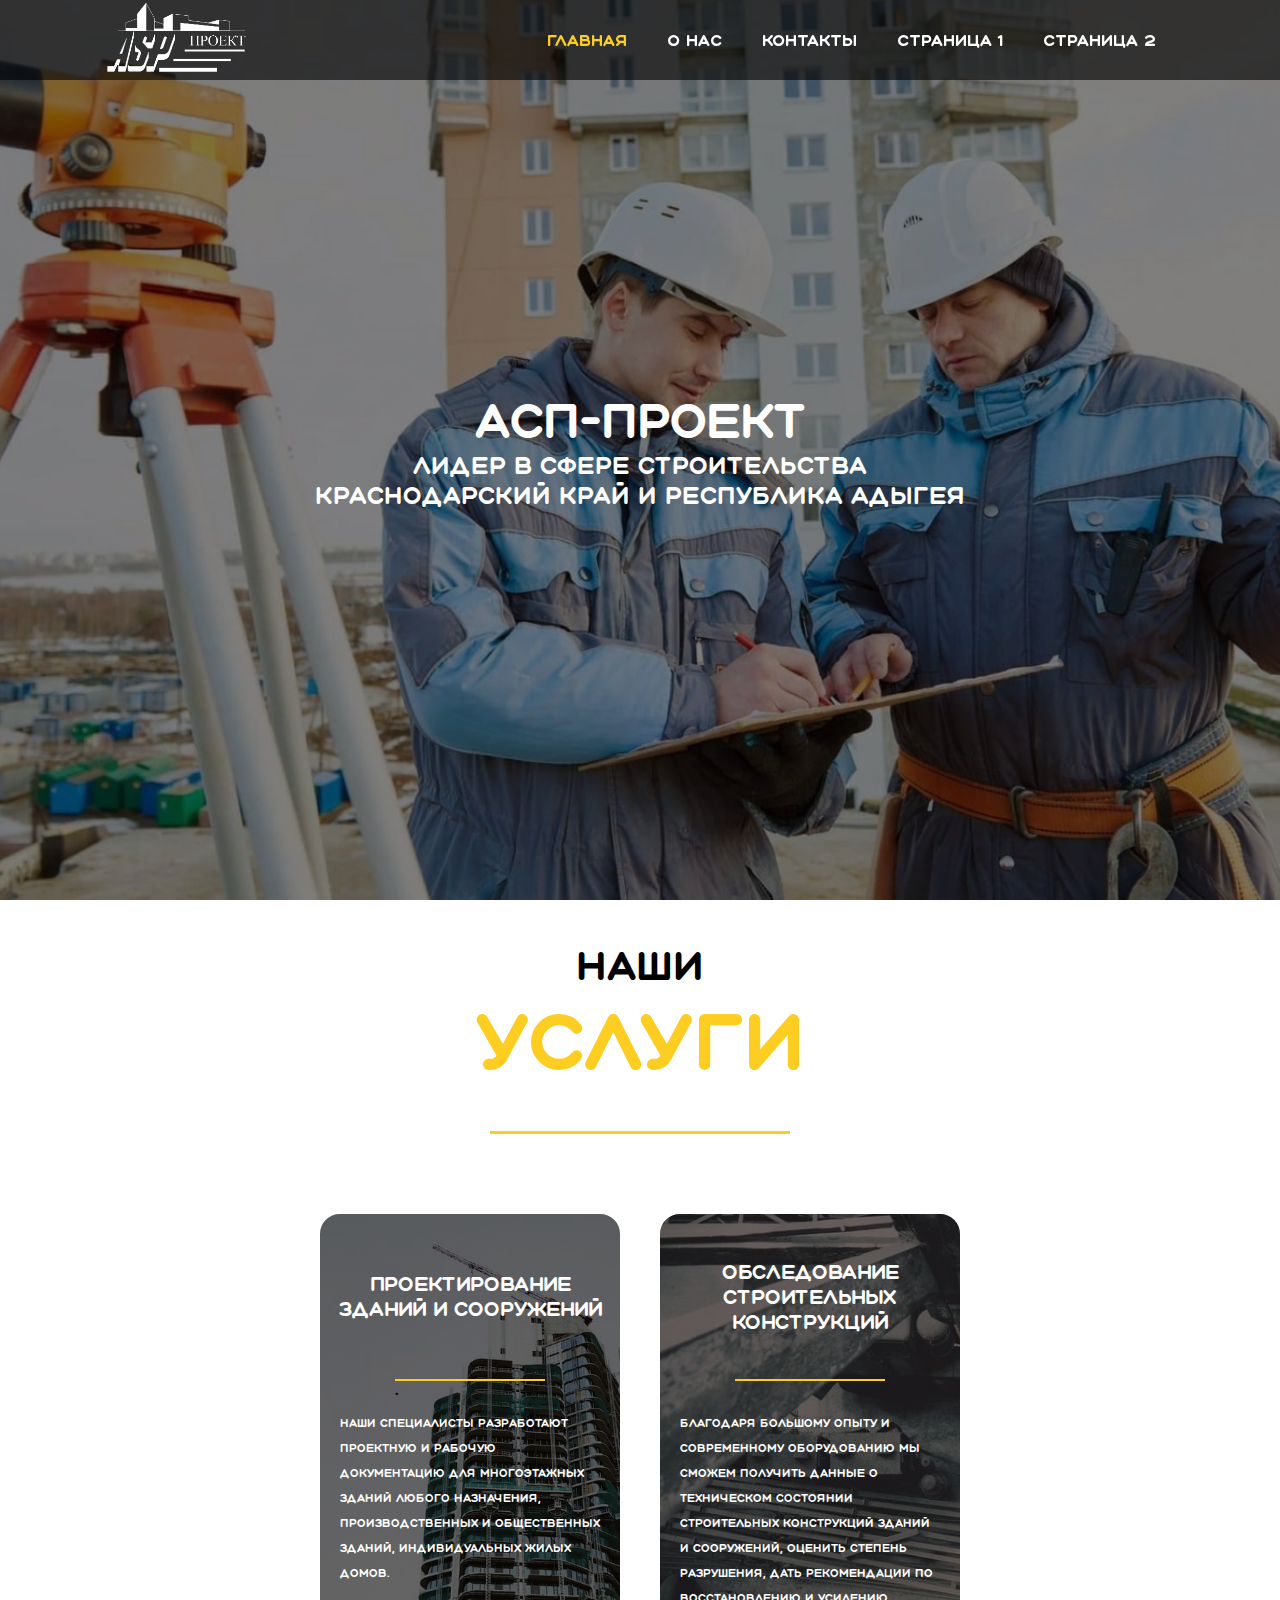
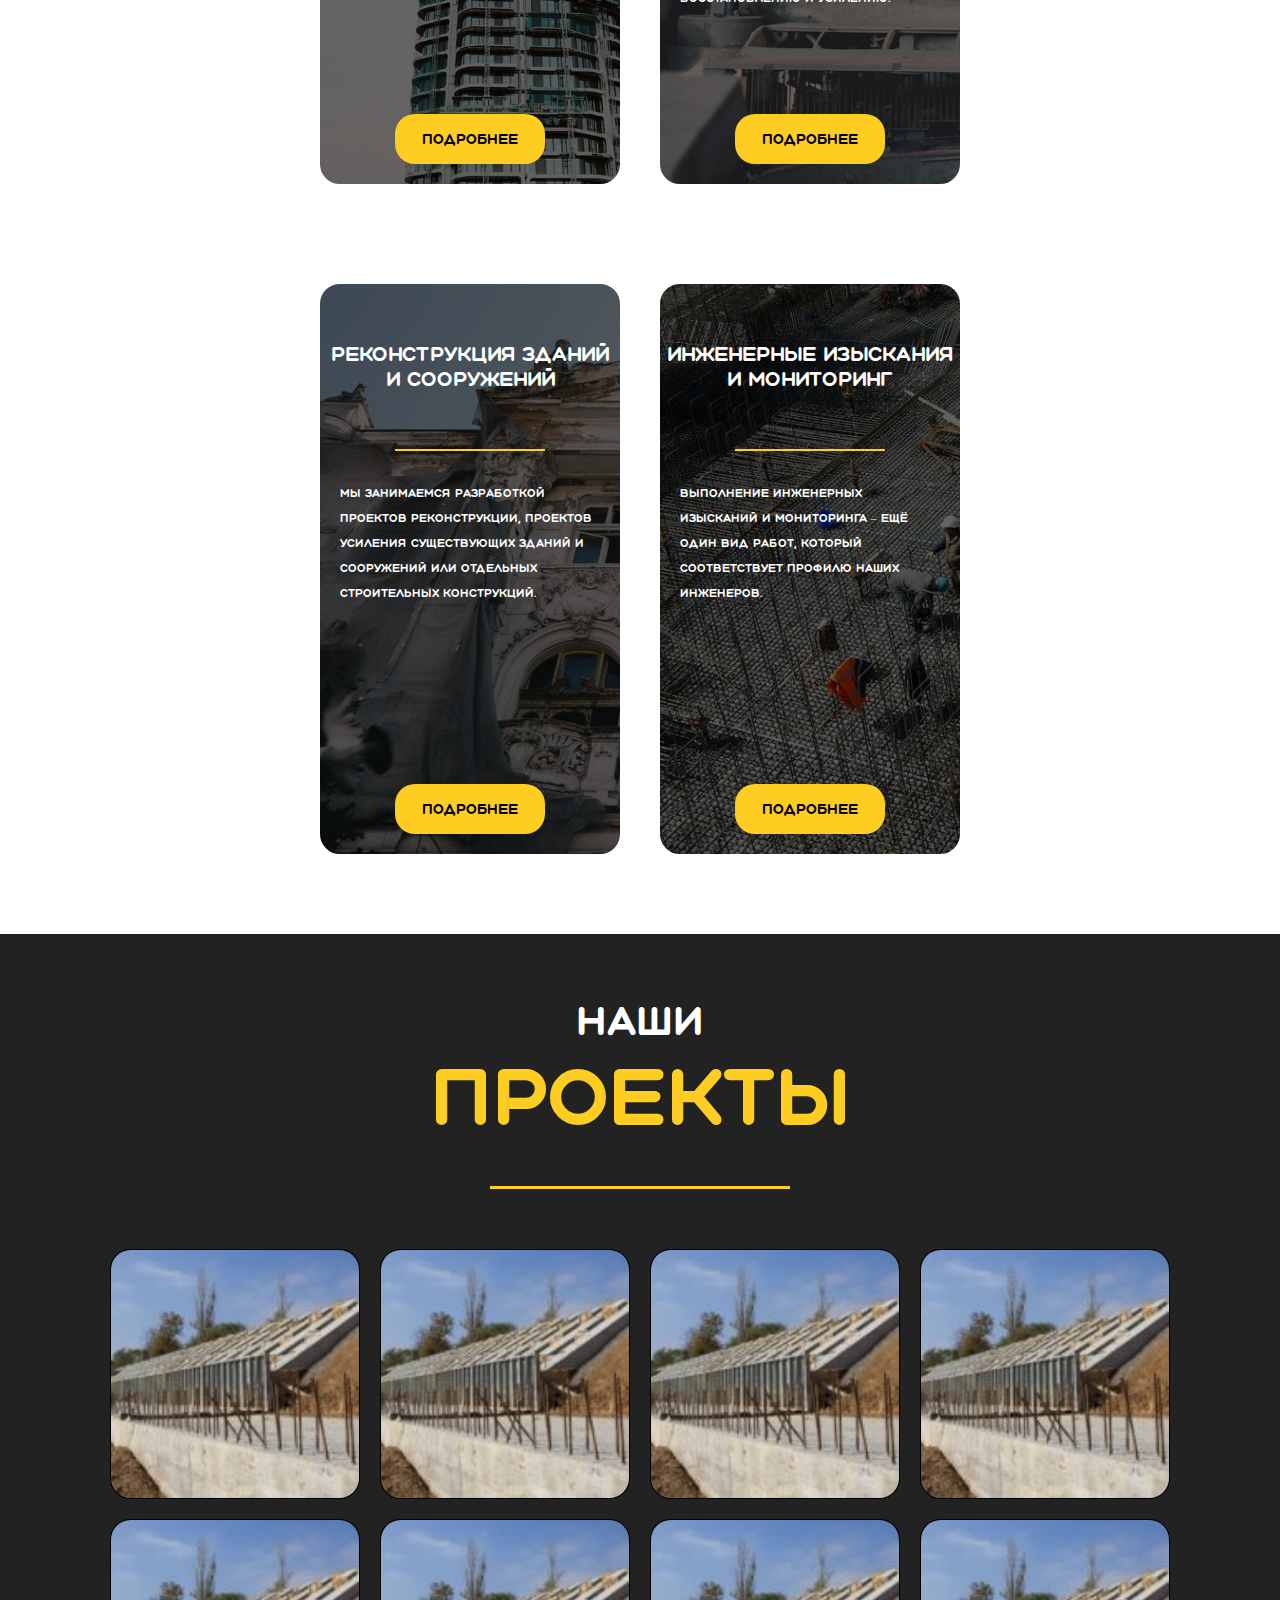
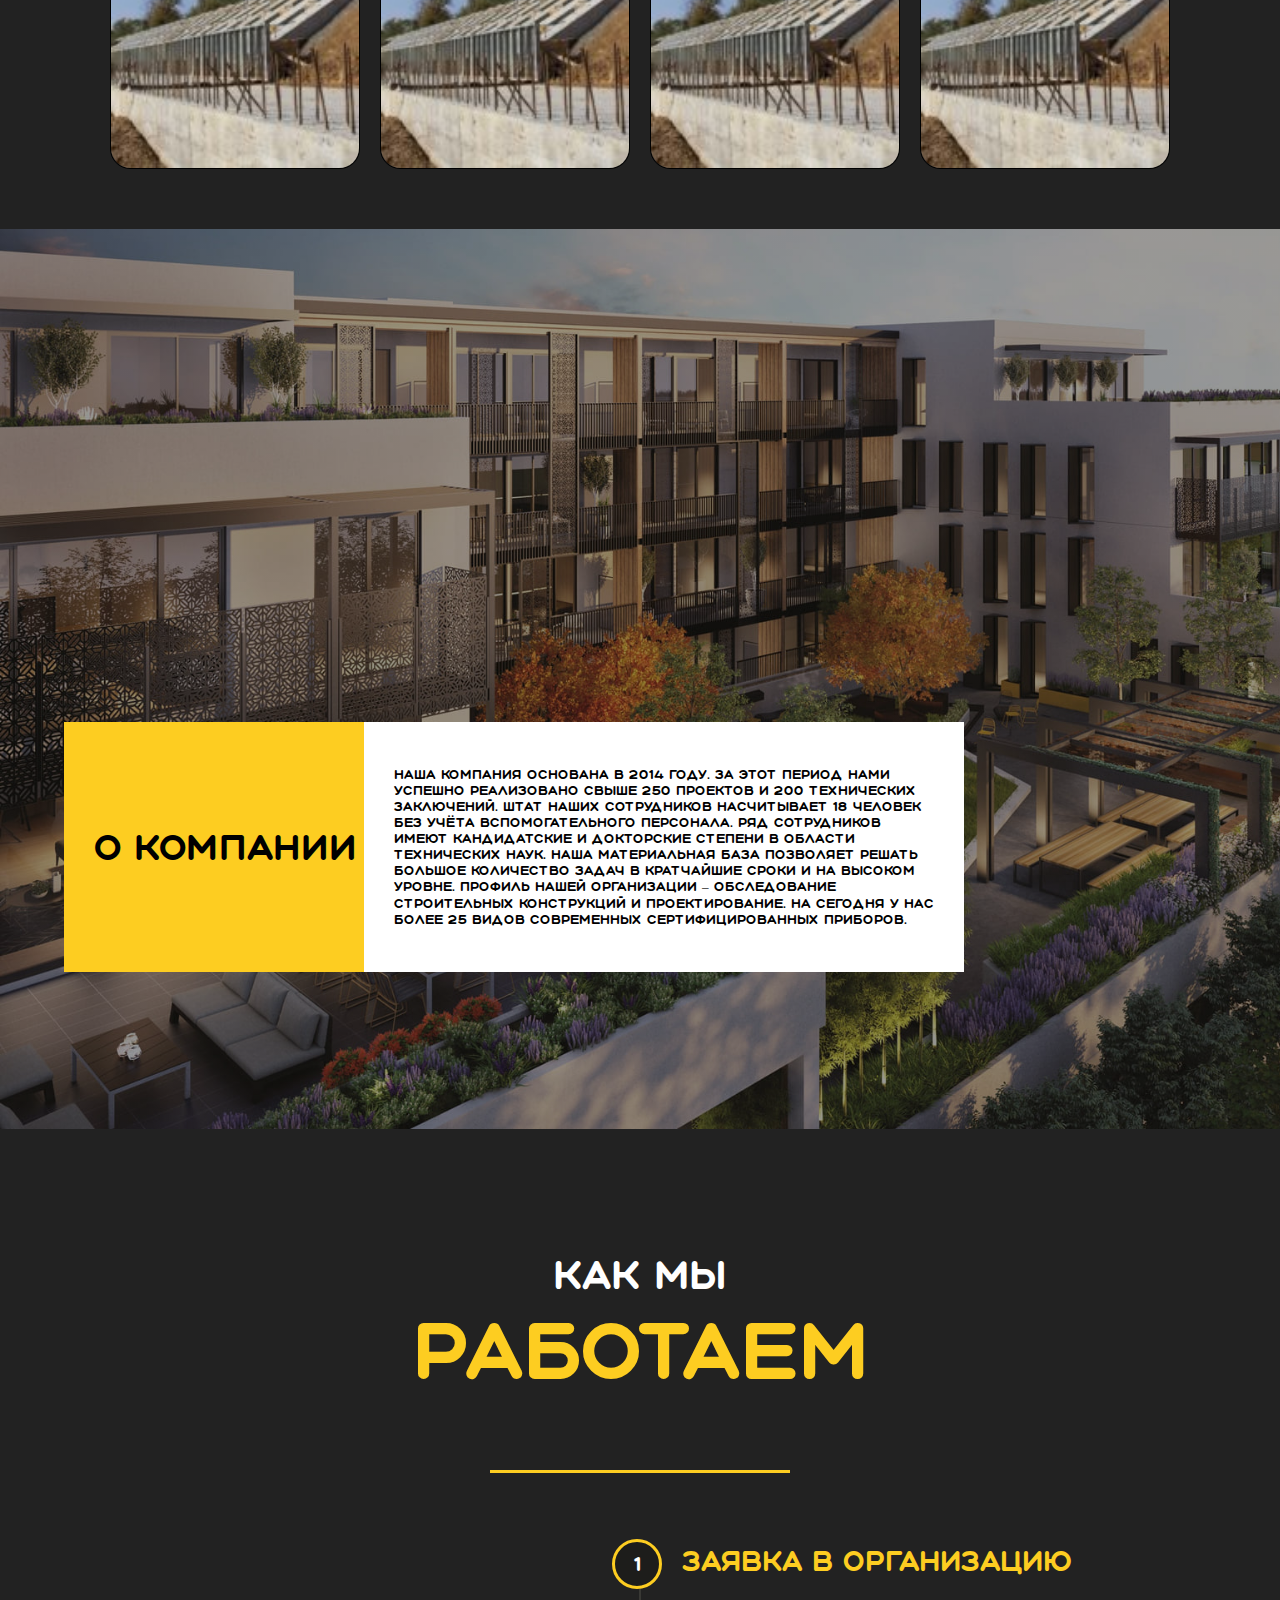
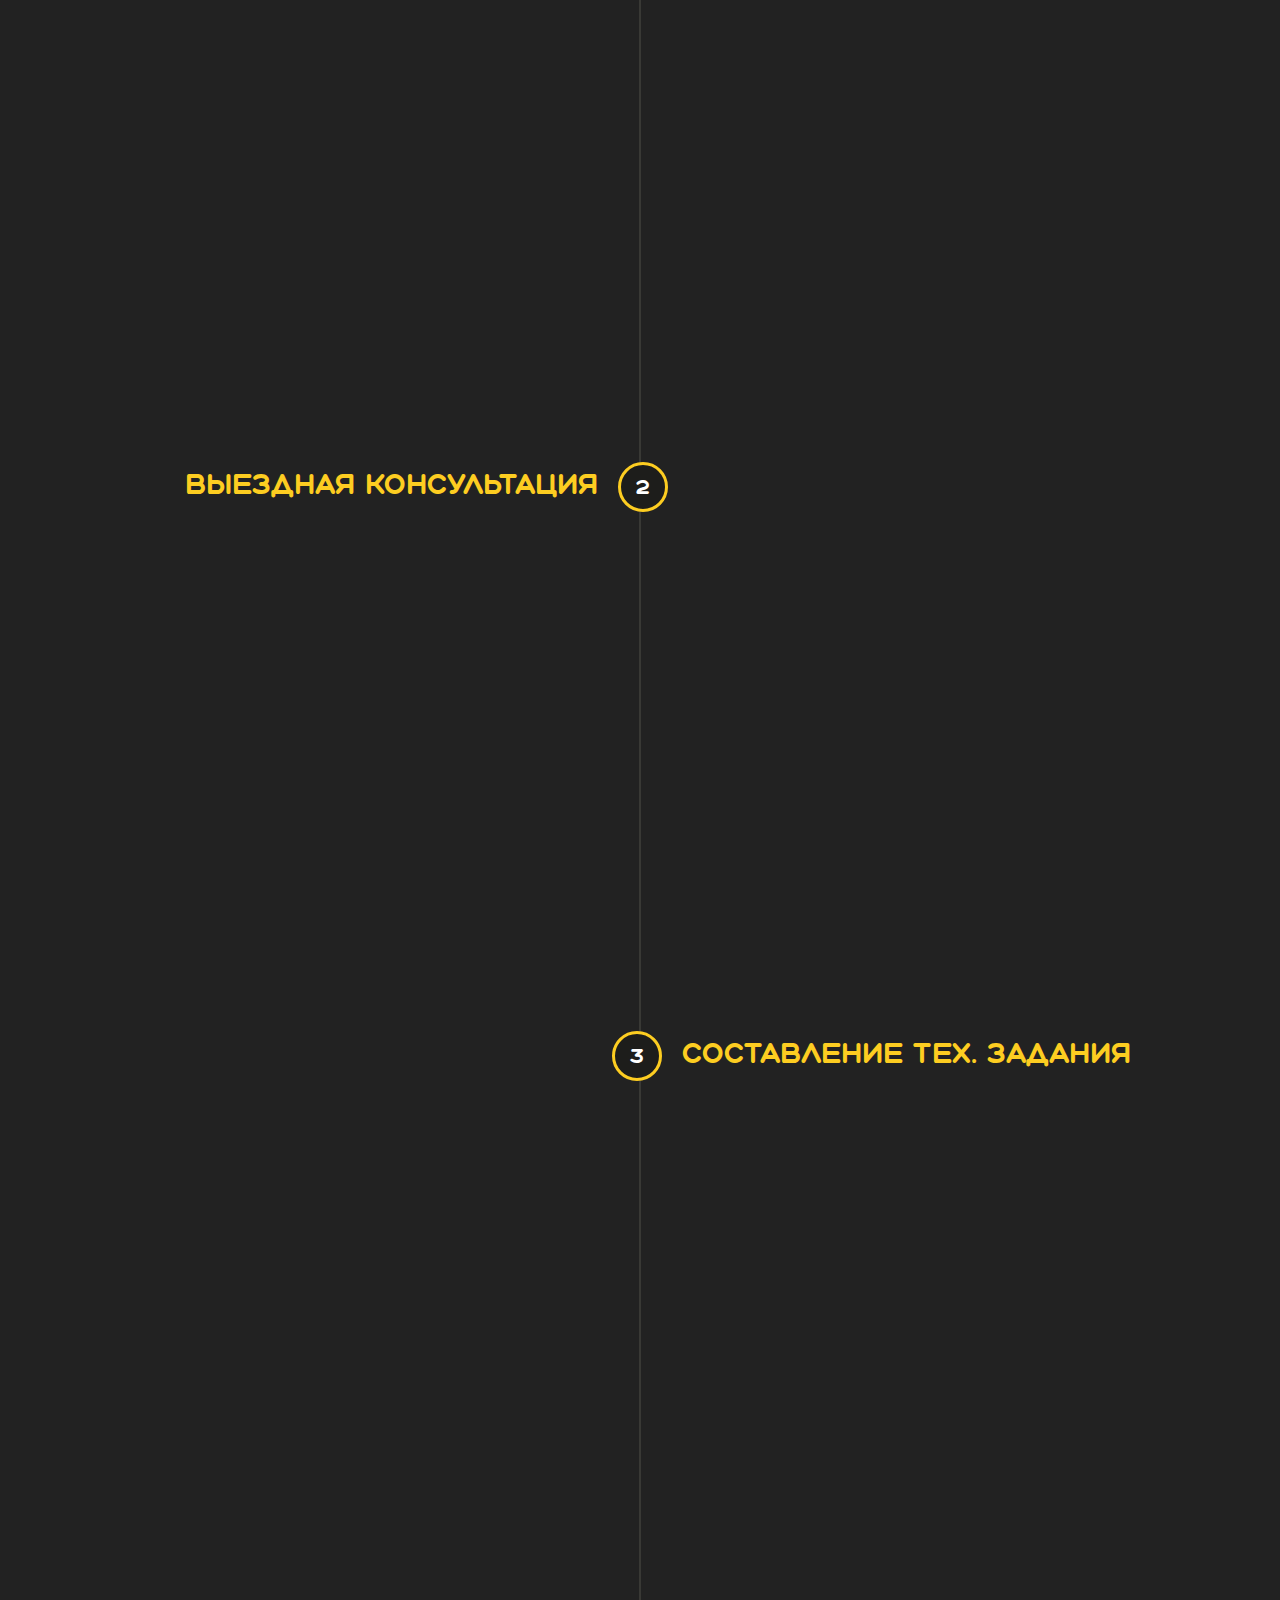
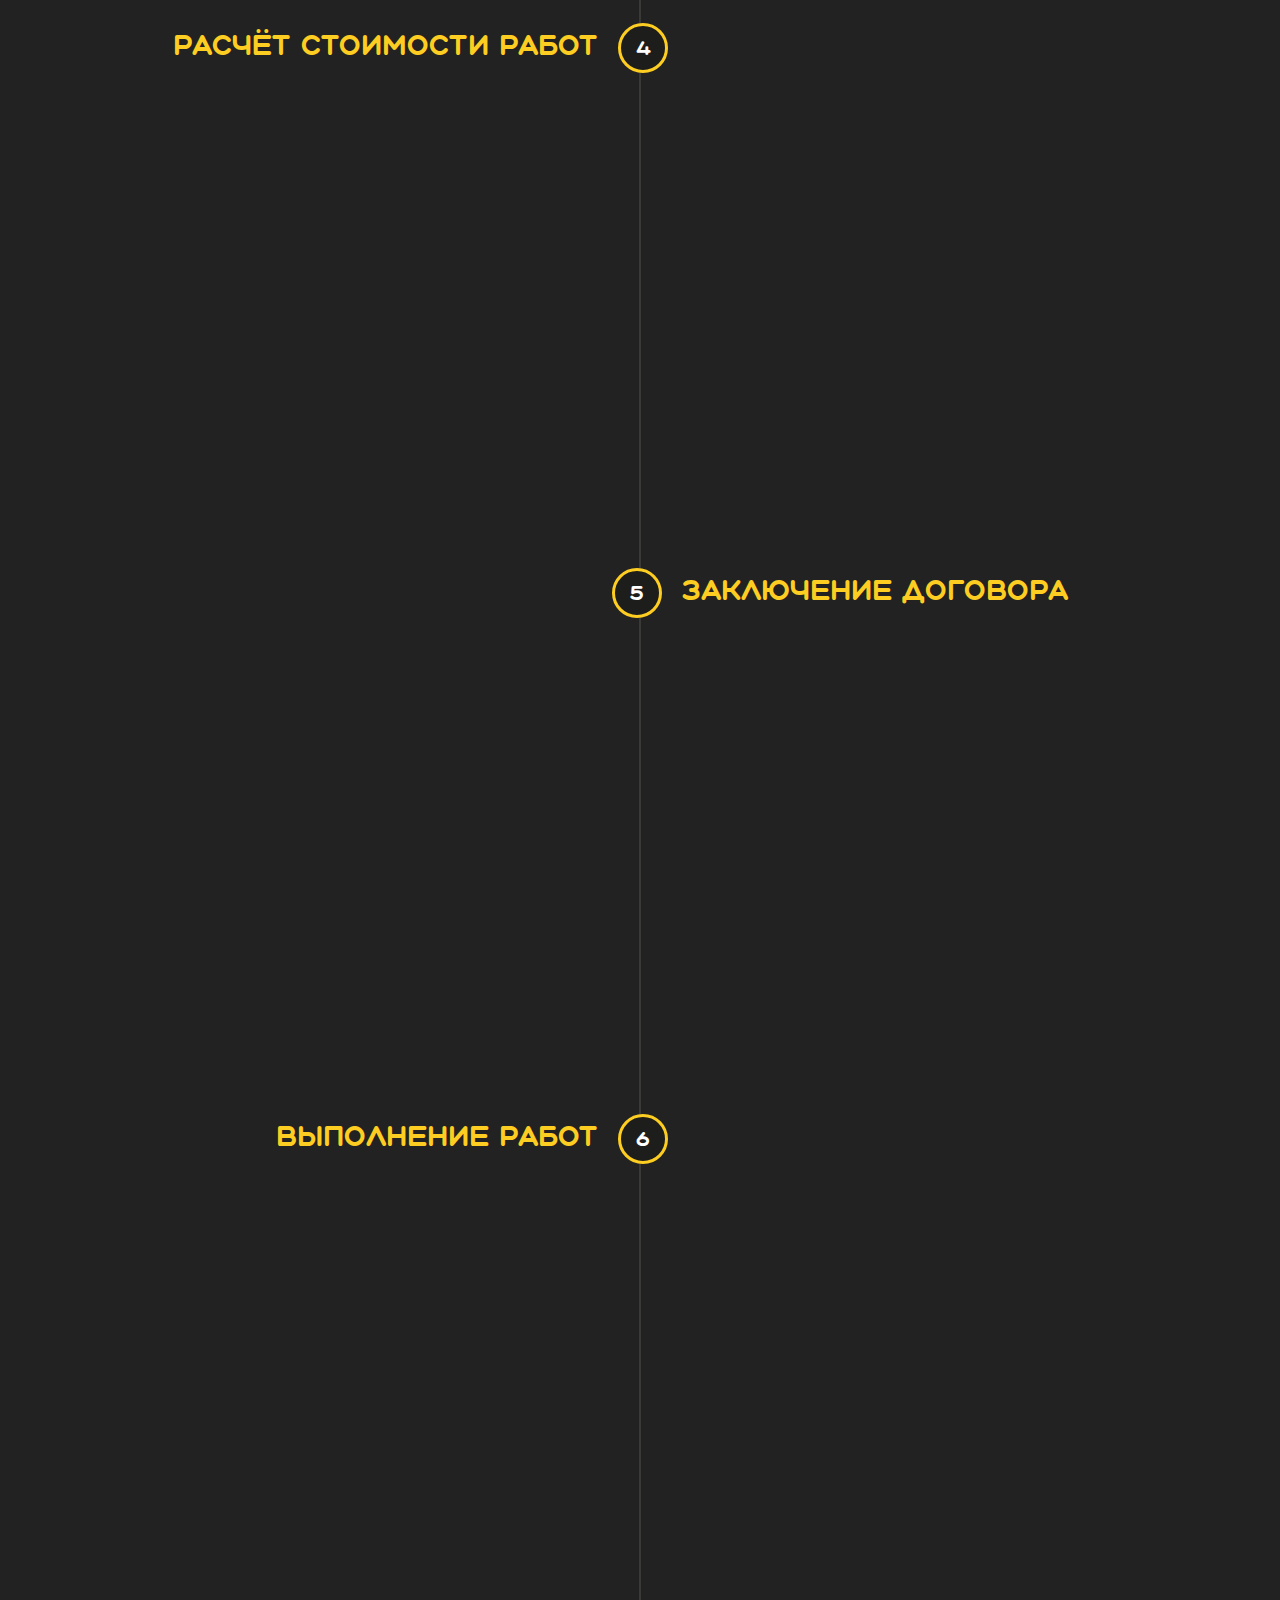
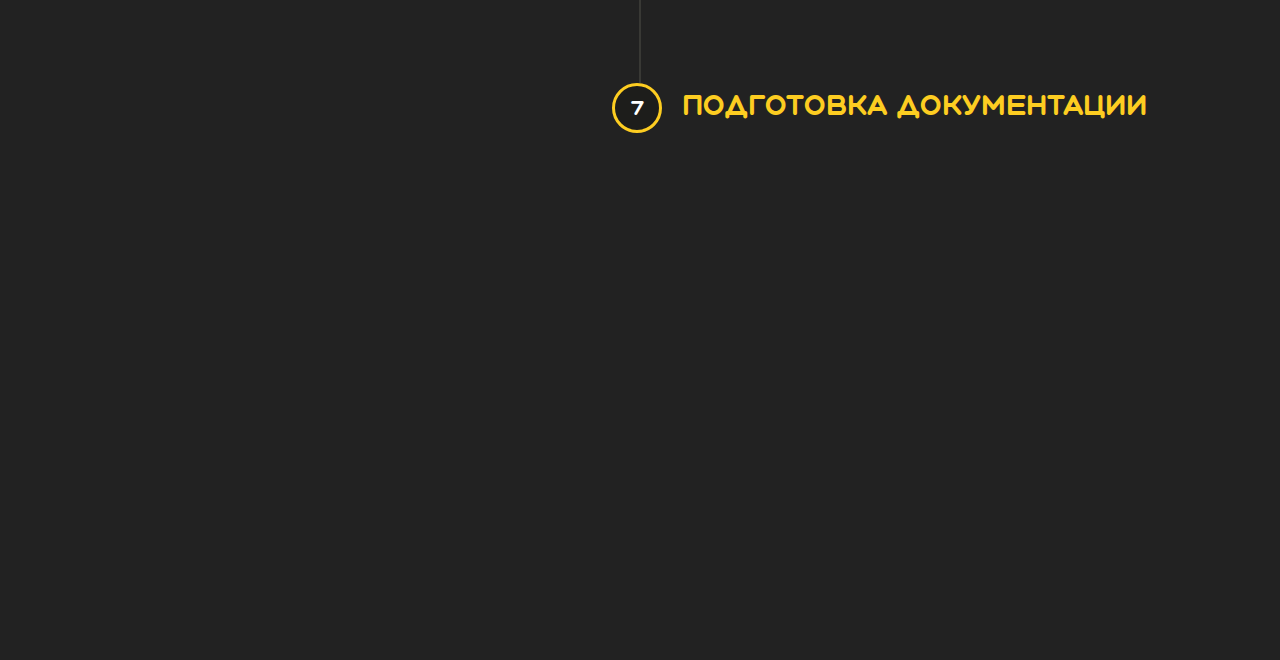
<file: index.html>
<!DOCTYPE html>
<html lang="ru">

<head>
	<meta charset="UTF-8">
	<meta name="viewport" content="width=device-width, initial-scale=1.0">
	<title>АСП-Проект</title>
	<link rel="apple-touch-icon" sizes="180x180" href="apple-touch-icon.png">
	<link rel="icon" type="image/png" sizes="32x32" href="favicon-32x32.png">
	<link rel="icon" type="image/png" sizes="16x16" href="favicon-16x16.png">
	<link rel="manifest" href="/site.webmanifest">
	<link rel="stylesheet" href="style/reset.min.css">
	<link rel="stylesheet" href="style/style.css">
</head>

<body>
	<section class="main_section">
		<div class="section_header wrapper">
			<header class="container header_container header">
				<a href="index.html" class="logo_link"><img src="img/asp-logo.png" alt="ASP-Project"
						class="logo_img"></a>
				<nav class="nav">
					<ul class="header_ul">
						<a href="" class="header_hiper active_page">
							<li class="header_li">Главная</li>
						</a>
						<a href="" class="header_hiper">
							<li class="header_li">О нас</li>
						</a>
						<a href="" class="header_hiper">
							<li class="header_li">Контакты</li>
						</a>
						<a href="" class="header_hiper">
							<li class="header_li">Страница 1</li>
						</a>
						<a href="" class="header_hiper">
							<li class="header_li">Страница 2</li>
						</a>
					</ul>
				</nav>
				<!-- Иконка бургерменю -->
				<div class="burger">
					<span></span>
				</div>
			</header>
		</div>
		</header>
		</div>
		<div class="container">
			<div class="main_feature">
				<h1 class="main_hw">АСП-Проект</h1>
				<p class="main_slogan"><span>Лидер в сфере строительства<br>Краснодарский край и республика
						Адыгея</span></p>
			</div>
		</div>
		<div style="
    position: absolute;
    width:100%;
    height:100%;
    background:#000;
    opacity:0.5;
"></div>
	</section>

	<section class="work">
		<div class="container work_container">
			<div class="work_about_up_black">Наши</div>
			<div class="work_about_down">услуги</div>
			<div class="line work_line"></div>
			<div class="work_types">
				<div class="work_secondary_one">

					<div class="work_onesed">

						<div class="work_type work_type_1">
							<h2 class="advanced">Проектирование зданий и сооружений</h2>
							<div class="line work_card_line">
								<p class="">.</p>
							</div>
							<div class="card_info">
								<p class="advanced_info">Наши специалисты разработают проектную и рабочую документацию
									для
									многоэтажных зданий любого назначения, производственных и общественных зданий,
									индивидуальных жилых домов.</p>
							</div>
							<a href="#" class="work_hyper"><button class="work_more">Подробнее</button></a>
						</div>
					</div>

					<div class="work_onesed">

						<div class="work_type work_type_2">
							<h2 class="advanced">Обследование строительных конструкций</h2>
							<div class="line work_card_line">
								<p class="none">.</p>
							</div>
							<div class="card_info">
								<p class="advanced_info">Благодаря большому опыту и современному оборудованию мы сможем
									получить данные о техническом состоянии строительных конструкций зданий и
									сооружений,
									оценить степень разрушения, дать рекомендации по восстановлению и усилению.</p>
							</div>
							<a href="#" class="work_hyper"><button class="work_more">Подробнее</button></a>
						</div>
					</div>
				</div>

				<div class="work_secondary_two">

					<div class="work_onesed">

						<div class="work_type work_type_3">
							<h2 class="advanced">Реконструкция зданий и сооружений</h2>
							<div class="line work_card_line">
								<p class="none">.</p>
							</div>
							<div class="card_info">
								<p class="advanced_info">Мы занимаемся разработкой проектов реконструкции, проектов
									усиления
									существующих зданий и сооружений или отдельных строительных конструкций.</p>
							</div>
							<a href="#" class="work_hyper"><button class="work_more">Подробнее</button></a>
						</div>
					</div>

					<div class="work_onesed">

						<div class="work_type  work_type_4">
							<h2 class="advanced">Инженерные изыскания и мониторинг</h2>
							<div class="line work_card_line">
								<p class="none">.</p>
							</div>
							<div class="card_info">
								<p class="advanced_info">Выполнение инженерных изысканий и мониторинга – ещё один вид
									работ,
									который соответствует профилю наших инженеров.</p>
							</div>
							<a href="#" class="work_hyper"><button class="work_more">Подробнее</button></a>
						</div>
					</div>

				</div>
			</div>
		</div>
	</section>


	<section class="projects">
		<div class="container projects_container">
			<div class="work_about_up_white">Наши</div>
			<div class="work_about_down">проекты</div>
			<div class="line project_line"></div>
			<div class="projects_list">
				<div class="project_secondary">
					<div class="project_oneced">
						<div class="project_sample sample_1"><a href="#" class="project_hyper_1">Шифр-1</a></div>
						<div class="project_sample sample_2"><a href="#" class="project_hyper_2">Шифр-2</a></div>
					</div>
					<div class="project_oneced">
						<div class="project_sample sample_3"><a href="#" class="project_hyper_3">Шифр-3</a></div>
						<div class="project_sample sample_4"><a href="#" class="project_hyper_4">Шифр-4</a></div>
					</div>
				</div>
				<div class="project_secondary">
					<div class="project_oneced">
						<div class="project_sample sample_5"><a href="#" class="project_hyper_5">Шифр-5</a></div>
						<div class="project_sample sample_6"><a href="#" class="project_hyper_6">Шифр-6</a></div>
					</div>
					<div class="project_oneced">
						<div class="project_sample sample_7"><a href="#" class="project_hyper_7">Шифр-7</a></div>
						<div class="project_sample sample_8"><a href="#" class="project_hyper_8">Шифр-8</a></div>
					</div>
				</div>
			</div>
		</div>
	</section>


	<section class="about">
		<div class="container about_container">
			<div class="about_info">
				<p class="none">.</p>
				<div class="about_info_container">
					<div class="about_main">
						<p class="about_main_logo">О компании</p>
					</div>
					<div class="about_text">
						<p class="about_text_p">Наша компания основана в 2014 году. За этот период нами успешно
							реализовано свыше 250
							проектов и 200 технических заключений. Штат наших сотрудников насчитывает 18 человек без
							учёта вспомогательного персонала. Ряд сотрудников имеют кандидатские и докторские степени в
							области технических наук. Наша материальная база позволяет решать большое количество задач в
							кратчайшие сроки и на высоком уровне. Профиль нашей организации – <span>обследование
								строительных
								конструкций и проектирование</span>. На сегодня у нас более 25 видов современных
							сертифицированных
							приборов.</p>
					</div>
				</div>
			</div>
		</div>
	</section>











	



	<div class="ag-timeline-block">
		<div class="ag-timeline_title-box">
		  <div class="work_about_up_white">КАК МЫ</div>
		  <div class="work_about_down">РАБОТАЕМ</div>
		</div>
		<div class="line timeline_line"></div>
		<section class="ag-section">
		  <div class="ag-format-container">
			<div class="js-timeline ag-timeline">
			  <div class="js-timeline_line ag-timeline_line">
				<div class="js-timeline_line-progress ag-timeline_line-progress"></div>
			  </div>
			  <div class="ag-timeline_list">
				<div class="js-timeline_item ag-timeline_item">
				  <div class="ag-timeline-card_box">
					<div class="js-timeline-card_point-box ag-timeline-card_point-box">
					  <div class="ag-timeline-card_point">1</div>
					</div>
					<div class="ag-timeline-card_meta-box">
					  <div class="ag-timeline-card_meta">Заявка в организацию</div>
					</div>
				  </div>
				  <div class="ag-timeline-card_item">
					<div class="ag-timeline-card_inner">
					  <div class="ag-timeline-card_img-box">
						<img src="img/timeline/talking-man.avif" class="ag-timeline-card_img" width="640" height="360" />
					  </div>
					  <div class="ag-timeline-card_info">
						<div class="ag-timeline-card_title">Заявка или звонок в организацию</div>
						<div class="ag-timeline-card_desc">
						 В ходе первой беседы мы узнаем общие данные и ответим на все интересующие Вас вопросы.
						</div>
					  </div>
					</div>
					<div class="ag-timeline-card_arrow"></div>
				  </div>
				</div>
	  
				<div class="js-timeline_item ag-timeline_item">
				  <div class="ag-timeline-card_box">
					<div class="ag-timeline-card_meta-box">
					  <div class="ag-timeline-card_meta">Выездная консультация</div>
					</div>
					<div class="js-timeline-card_point-box ag-timeline-card_point-box">
					  <div class="ag-timeline-card_point">2</div>
					</div>
				  </div>
				  <div class="ag-timeline-card_item">
					<div class="ag-timeline-card_inner">
					  <div class="ag-timeline-card_img-box">
						<img src="img/timeline/consult.jpg" class="ag-timeline-card_img" width="640" height="360" alt="" />
					  </div>
					  <div class="ag-timeline-card_info">
						<div class="ag-timeline-card_title">Выездная консультация</div>
						<div class="ag-timeline-card_desc">
						  Наши специалисты приедут на объект, проведут оценку предстоящих работ, расскажут об особенностях работы на Вашем объекте и соберут общую информацию о здании.
						</div>
					  </div>
					</div>
					<div class="ag-timeline-card_arrow"></div>
				  </div>
				</div>
	  
				<div class="js-timeline_item ag-timeline_item">
				  <div class="ag-timeline-card_box">
					<div class="js-timeline-card_point-box ag-timeline-card_point-box">
					  <div class="ag-timeline-card_point">3</div>
					</div>
					<div class="ag-timeline-card_meta-box">
					  <div class="ag-timeline-card_meta">Составление тех. задания</div>
					</div>
				  </div>
				  <div class="ag-timeline-card_item">
					<div class="ag-timeline-card_inner">
					  <div class="ag-timeline-card_img-box">
						<img src="img/timeline/work.jpg" class="ag-timeline-card_img" width="640" height="360" alt="" />
					  </div>
					  <div class="ag-timeline-card_info">
						<div class="ag-timeline-card_title">Составление технического задания</div>
						<div class="ag-timeline-card_desc">
						  Мы разработаем подробное и точное техническое задание, на основании которого сможем объявить полную цену за весь комплекс работ. Техническое задание в обязательном порядке согласовывается с Заказчиком.
						</div>
					  </div>
					</div>
					<div class="ag-timeline-card_arrow"></div>
				  </div>
				</div>
	  
				<div class="js-timeline_item ag-timeline_item">
				  <div class="ag-timeline-card_box">
					<div class="ag-timeline-card_meta-box">
					  <div class="ag-timeline-card_meta">Расчёт стоимости работ</div>
					</div>
					<div class="js-timeline-card_point-box ag-timeline-card_point-box">
					  <div class="ag-timeline-card_point">4</div>
					</div>
				  </div>
				  <div class="ag-timeline-card_item">
					<div class="ag-timeline-card_inner">
					  <div class="ag-timeline-card_img-box">
						<img src="img/timeline/cost.jpg" class="ag-timeline-card_img" width="640" height="360" alt="" />
					  </div>
					  <div class="ag-timeline-card_info">
						<div class="ag-timeline-card_title">Расчёт стоимости работ</div>
						<div class="ag-timeline-card_desc">
						  Окончательная цена может быть известна только после составления списка всех предстоящих работ на основании предварительных данных и замеров.
						</div>
					  </div>
					</div>
					<div class="ag-timeline-card_arrow"></div>
				  </div>
				</div>
	  
				<div class="js-timeline_item ag-timeline_item">
				  <div class="ag-timeline-card_box">
					<div class="js-timeline-card_point-box ag-timeline-card_point-box">
					  <div class="ag-timeline-card_point">5</div>
					</div>
					<div class="ag-timeline-card_meta-box">
					  <div class="ag-timeline-card_meta">Заключение договора</div>
					</div>
				  </div>
				  <div class="ag-timeline-card_item">
					<div class="ag-timeline-card_inner">
					  <div class="ag-timeline-card_img-box">
						<img src="img/timeline/hands.jpg" class="ag-timeline-card_img" width="640" height="360" alt="" />
					  </div>
					  <div class="ag-timeline-card_info">
						<div class="ag-timeline-card_title">Заключение договора</div>
						<div class="ag-timeline-card_desc">
						  В договоре будут прописаны права и обязанности сторон, порядок и размер оплаты за оказанные услуги и иные моменты деловых отношений.
						</div>
					  </div>
					</div>
					<div class="ag-timeline-card_arrow"></div>
				  </div>
				</div>
	  
				<div class="js-timeline_item ag-timeline_item">
				  <div class="ag-timeline-card_box">
					<div class="ag-timeline-card_meta-box">
					  <div class="ag-timeline-card_meta">Выполнение работ</div>
					</div>
					<div class="js-timeline-card_point-box ag-timeline-card_point-box">
					  <div class="ag-timeline-card_point">6</div>
					</div>
				  </div>
				  <div class="ag-timeline-card_item">
					<div class="ag-timeline-card_inner">
					  <div class="ag-timeline-card_img-box">
						<img src="img/timeline/process.jpg" class="ag-timeline-card_img" width="640" height="360" alt="" />
					  </div>
					  <div class="ag-timeline-card_info">
						<div class="ag-timeline-card_title">Выполнение работ</div>
						<div class="ag-timeline-card_desc">
						  Согласно техническому заданию и договору, наша организация оказывает выполнение услуг, сопровождение и консультирование в любых непредвиденных ситуациях по ходу работ.
						</div>
					  </div>
					</div>
					<div class="ag-timeline-card_arrow"></div>
				  </div>
				</div>
	  
				<div class="js-timeline_item ag-timeline_item">
				  <div class="ag-timeline-card_box">
					<div class="js-timeline-card_point-box ag-timeline-card_point-box">
					  <div class="ag-timeline-card_point">7</div>
					</div>
					<div class="ag-timeline-card_meta-box">
					  <div class="ag-timeline-card_meta">Подготовка документации</div>
					</div>
				  </div>
				  <div class="ag-timeline-card_item">
					<div class="ag-timeline-card_inner">
					  <div class="ag-timeline-card_img-box">
						<img src="img//timeline/present.jpg" class="ag-timeline-card_img" width="640" height="360" alt="" />
					  </div>
					  <div class="ag-timeline-card_info">
						<div class="ag-timeline-card_title">Подготовка документации</div>
						<div class="ag-timeline-card_desc">
						  Наша организация разрабатывает документацию и согласовывает её, после чего передает Заказчику.
						</div>
					  </div>
					</div>
					<div class="ag-timeline-card_arrow"></div>
				  </div>
				</div>
	  
			  </div>
			</div>
		  </div>
		</section>
	  </div>









	<div class="btn-up btn-up_hide"></div>
</body>
<script src="script/jQuery.min.js"></script>
<script src="script/script.js"></script>
</html>
</file>
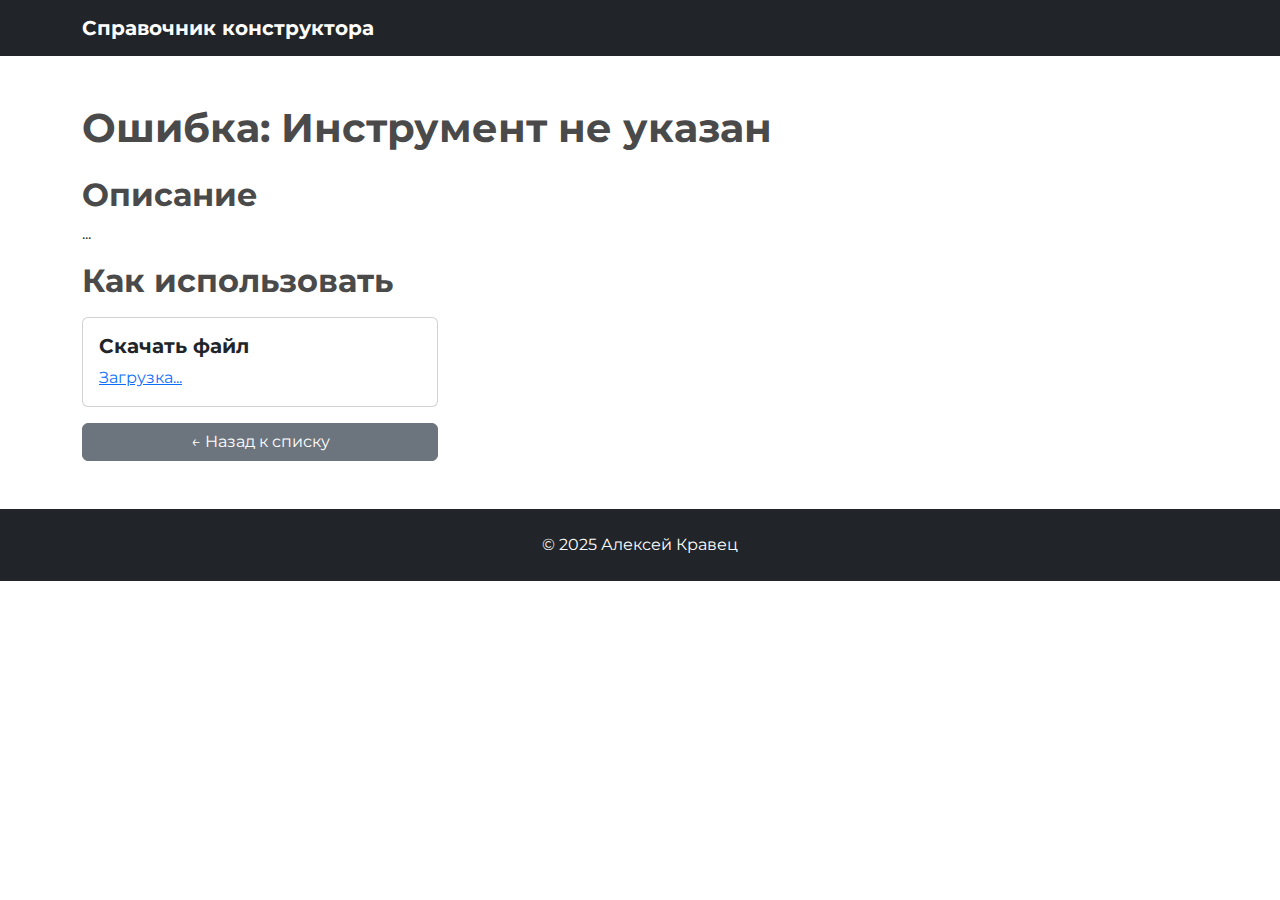
<file: pages/details.html>
<!DOCTYPE html>
<html lang="ru">
<head>
    <meta charset="UTF-8">
    <meta name="viewport" content="width=device-width, initial-scale=1.0">
    <title>Справочник конструктора</title>
    <link href="https://cdn.jsdelivr.net/npm/bootstrap@5.3.3/dist/css/bootstrap.min.css" rel="stylesheet">
    <link rel="stylesheet" href="../assets/css/style.css">
    <link type="image/png" sizes="16x16" rel="icon" href="/icon-16.png">
    <link type="image/png" sizes="32x32" rel="icon" href="/icon-32.png">
    <link type="image/png" sizes="96x96" rel="icon" href="/icon-96.png">
</head>
<body>
    <!-- ИЗМЕНЕНИЕ: Вставлена статическая шапка с правильной ссылкой на главную -->
    <nav class="navbar navbar-expand-lg navbar-dark bg-dark title-navbar">
        <div class="container">
            <a class="navbar-brand" href="index.html">Справочник конструктора</a>
        </div>
    </nav>

    <div class="container mt-5">
        <h1 id="tool-main-header" class="mb-4 fw-bold detail-h1">Загрузка данных...</h1>

        <div class="row">
            <div class="col-lg-12" id="main-content">
                <h2>Описание</h2>
                <p id="tool-description">...</p>
                <div id="instructions-block">
                    <h2>Как использовать</h2>
                    <ol id="tool-instructions"></ol>
                </div>
            </div>
            <div class="col-lg-4" id="sidebar">
                <div class="card detail-card">
                    <div class="card-body detail-card-body">
                        <h5 class="card-title detail-card-title">Скачать файл</h5>
                        
                        <a id="tool-download-button" href="#" class="btn-lg w-100 disabled neu-button" download>Загрузка...</a>
                    </div>
                </div>
                <div class="mt-3">
                    <a href="../index.html" class="btn btn-secondary w-100">← Назад к списку</a>
                </div>
            </div>
        </div>
    </div>

    <footer class="py-4 mt-5 bg-dark text-white text-center">
        <div class="container">
            <p class="mb-0">© 2025 Алексей Кравец</p>
        </div>
    </footer>
    <script src="../assets/js/details.js" defer></script>
</body>
</html>
</file>
<file: style/style.css>
@font-face {
	font-family: "aqum";
	src: url(../font/Aqum\ 2\ Classic.otf);
}

* {
	scroll-behavior: smooth;
	font-family: aqum;
}

*::selection {
	background: #FDCD21;
	color: #000;
}

*::-moz-selection {
	background: #FDCD21;
	color: #000;
}

a {
	text-decoration: none;
}

::-webkit-scrollbar {
	width: 10px;
	background-color: #222222;
}

::-webkit-scrollbar-thumb {
	background: #FDCD21;
	border-radius: 10px;
}

.container {
	margin: auto 5%;
}

.header_container {
	height: 80px;
	display: flex;
	justify-content: space-between;
}

.section_header {
	vertical-align: center;
	position: fixed;
	z-index: 10;
	width: 100%;
	top: 0;
	background-color: rgba(0, 0, 0, 0.6);

}

.open {
	display: flex !important;
}

.header {
	display: flex;
	align-items: center;
	justify-content: space-between;
	padding: 0 40px;
}

.nav ul {
	width: 100%;
	list-style: none;
	display: flex;
	justify-content: space-between;
}

.burger {
	display: none;
	position: relative;
	z-index: 50;
	align-items: center;
	justify-content: flex-end;
	width: 30px;
	height: 18px;
}

.burger span {
	height: 2px;
	width: 80%;
	transform: scale(1);
	background-color: #fff;
}

.burger::before,
.burger::after {
	content: '';
	position: absolute;
	height: 2px;
	width: 100%;
	background-color: #fff;
	transition: all 0.3s ease 0s;
}

.burger::before {
	top: 0
}

.burger::after {
	bottom: 0
}

.burger.active span {
	transform: scale(0)
}

.burger.active::before {
	top: 50%;
	transform: rotate(-45deg) translate(0, -50%);
}

.burger.active::after {
	bottom: 50%;
	transform: rotate(45deg) translate(0, 50%);
}

@media (max-width: 900px) {

	.burger {
		display: flex
	}

	.nav {
		display: none;
		flex-direction: column;
		position: fixed;
		height: 100%;
		width: 100%;
		top: 0;
		bottom: 0;
		left: 0;
		right: 0;
		z-index: 50;
		overflow-y: auto;
		padding: 50px 40px;
		background-color: black;
		animation: burgerAnimation 0.4s;
	}

	.nav ul {
		flex-direction: column;
		row-gap: 30px;
	}
}

@keyframes burgerAnimation {
	from {
		opacity: 0
	}

	to {
		opacity: 1
	}
}

.logo_link {
	display: block;
	margin: auto 0;
}

.logo_img {
	height: 70px;
}

.header_ul {
	display: flex;
	height: 90%;
}

.header_li {
	padding: 15px;
	height: 100%;
	display: flex;
	justify-content: center;
	align-items: center;
	transition: 0.2s;
	margin: 0px 5px 5px 5px;
}

.header_li:hover {
	background-color: #FDCD21;
	border-radius: 10px;
}

.header_hiper {
	font-size: 16px;
	text-decoration: none;
	color: #fff;
}

.header_hiper:hover {
	color: #000;
	transition: 0.2s;
}

.active_page {
	color: #FDCD21;
}

.main_section {
	background-image: url(../img/main-img.jpg);
	animation: change 20s infinite;
	transition: margin-right 4s ease-in-out 1s;
	transition: 0.2s;
	background-size: cover;
	background-position: center center;
	height: 100vh;
	display: flex;
	justify-content: center;
	align-items: center;
}

@keyframes change {
	0% {
		background-image: url(../img/main-img.jpg);
	}

	33% {
		background-image: url(../img/main-img-2.jpg);
	}

	67% {
		background-image: url(../img/main-img-3.jpg);
	}
}

.main_hw {
	color: #fff;
	font-size: 48px;
	text-align: center;
	position: relative;
	z-index: 2;
}

.main_slogan {
	color: #fff;
	font-size: 24px;
	text-align: center;
	position: relative;
	z-index: 2;
}

@media (max-width: 500px) {
	.main_hw {
		font-size: 36px;
	}
	.main_slogan {
		font-size: 20px;
	}
}

.work_about_up_white {
	display: flex;
	width: 100%;
	justify-content: center;
	font-size: 40px;
	margin-top: 60px;
	color: #fff;
}

.work_about_up_black {
	display: flex;
	width: 100%;
	justify-content: center;
	font-size: 40px;
	margin-top: 40px;
	color: #000;
}

.work_about_down {
	display: flex;
	width: 100%;
	justify-content: center;
	font-size: 80px;
	color: #FDCD21;
	margin-bottom: 40px;
}

@media (max-width: 500px) {
	.work_about_up_white {
		margin-top: 20px;
	}
	
	.work_about_up_black {
		font-size: 20px;
	}
	
	.work_about_down {
		font-size: 40px;
	}
}

.work_types {
	display: flex;
	flex-wrap: wrap;
	justify-content: center;
}

.work_secondary_one {
	display: flex;
	justify-content: flex-end;
	flex-wrap: wrap;
}

.work_secondary_two {
	display: flex;
	justify-content: flex-start;
	flex-wrap: wrap;
}

.work_onced {
	display: flex;
	justify-content: center;
	width: 100%;
	flex-wrap: wrap;
}

@media (min-width: 1511px) {
	.work_secondary {
		width: 50%;
	}
}

@media (max-width: 755px) {
	.work_secondary_one {
		justify-content: center;
	}
	.work_secondary_two {
		justify-content: center;
	}
}

.line {
	display: block;
	margin: 0px auto;
	width: 300px;
	height: 3px;
	background-color: #FDCD21;
}

.work_card_line {
	width: 150px;
	height: 2px;
}

.none {
	color: rgba(0, 0, 0, 0);
}

.work_type {
	flex-basis: 25%;
	margin: auto auto 60px auto;
	display: flex;
	flex-direction: column;
	min-width: 335px;
	max-width: 340px;
	height: 610px;
	border-radius: 40px;
	border: 20px solid #fff;
}

.work_line {
	margin-bottom: 60px;
}

.advanced {
	height: 250px;
	display: flex;
	justify-content: center;
	align-items: center;
	color: #fff;
	font-size: 20px;
	padding: 30px 5px;
	text-align: center;
}

.advanced_info {
	display: block;
	color: #fff;
	font-size: 11px;
	margin: 30px 20px;
	line-height: 25px;
}

.card_info {
	display: flex;
	height: 100%;
	flex-direction: column;
	justify-content: space-between;
	align-items: flex-start;
}

.work_more {
	border: none;
	height: 50px;
	width: 150px;
	background-color: #FDCD21;
	margin: 20px auto;
	display: flex;
	justify-content: center;
	align-items: center;
	border-radius: 20px;
	font-size: 14px;
	font-weight: bold;
}

.work_more:hover {
	background-color: #3d3d3d;
	transition: 0.2s;
	color: #FDCD21;
}

.work_type_1 {
	background-image: linear-gradient(rgba(0, 0, 0, 0.6), rgba(0, 0, 0, 0.6)), url(../img/advansed-img-1.jpg);
	background-size: cover;
}

.work_type_2 {
	background-image: linear-gradient(rgba(0, 0, 0, 0.6), rgba(0, 0, 0, 0.6)), url(../img/advansed-img-2.jpg);
	background-size: cover;
}

.work_type_3 {
	background-image: linear-gradient(rgba(0, 0, 0, 0.6), rgba(0, 0, 0, 0.6)), url(../img/advansed-img-3.jpg);
	background-size: cover;
}

.work_type_4 {
	background-image: linear-gradient(rgba(0, 0, 0, 0.6), rgba(0, 0, 0, 0.6)), url(../img/advansed-img-4.jpg);
	background-size: cover;
}

.projects {
	background: #222222;
}

.projects_container {
	padding-top: 1px;
}

.project_line {
	margin-bottom: 60px;
}

.projects_list {
	display: flex;
	justify-content: center;
	flex-wrap: wrap;
	padding-bottom: 40px;
}

.project_secondary {
	display: flex;
	flex-wrap: wrap;
}

.project_sample {
	height: 250px;
	width: 250px;
	margin: auto 10px 20px 10px;
	border-radius: 20px;
	border: 1px solid rgb(0, 0, 0);
}

.project_oneced {
	margin: auto;
	justify-content: center;
}

.project_hyper_1 {
	text-decoration: none;
	font-size: 20px;
	color: rgba(0, 0, 0, 0);
	display: flex;
	justify-content: center;
	align-items: center;
	border-radius: 20px;
	background-size: cover;
	height: 100%;
	width: 100%;
	background-image: url(../img/projects/project-1.jpg);
}

.project_hyper_1:hover {
	transition: 0.2s;
	background-image: linear-gradient(rgba(0, 0, 0, 0.6), rgba(0, 0, 0, 0.6)), url(../img/projects/project-1.jpg);
	color: #fff;
}

.project_hyper_2 {
	text-decoration: none;
	font-size: 20px;
	color: rgba(0, 0, 0, 0);
	display: flex;
	justify-content: center;
	align-items: center;
	border-radius: 20px;
	background-size: cover;
	height: 100%;
	width: 100%;
	background-image: url(../img/projects/project-2.jpg);
}

.project_hyper_2:hover {
	transition: 0.2s;
	background-image: linear-gradient(rgba(0, 0, 0, 0.6), rgba(0, 0, 0, 0.6)), url(../img/projects/project-2.jpg);
	color: #fff;
}

.project_hyper_3 {
	text-decoration: none;
	font-size: 20px;
	color: rgba(0, 0, 0, 0);
	display: flex;
	justify-content: center;
	align-items: center;
	border-radius: 20px;
	background-size: cover;
	height: 100%;
	width: 100%;
	background-image: url(../img/projects/project-3.jpg);
}

.project_hyper_3:hover {
	transition: 0.2s;
	background-image: linear-gradient(rgba(0, 0, 0, 0.6), rgba(0, 0, 0, 0.6)), url(../img/projects/project-3.jpg);
	color: #fff;
}

.project_hyper_4 {
	text-decoration: none;
	font-size: 20px;
	color: rgba(0, 0, 0, 0);
	display: flex;
	justify-content: center;
	align-items: center;
	border-radius: 20px;
	background-size: cover;
	height: 100%;
	width: 100%;
	background-image: url(../img/projects/project-4.jpg);
}

.project_hyper_4:hover {
	transition: 0.2s;
	background-image: linear-gradient(rgba(0, 0, 0, 0.6), rgba(0, 0, 0, 0.6)), url(../img/projects/project-4.jpg);
	color: #fff;
}

.project_hyper_5 {
	text-decoration: none;
	font-size: 20px;
	color: rgba(0, 0, 0, 0);
	display: flex;
	justify-content: center;
	align-items: center;
	border-radius: 20px;
	background-size: cover;
	height: 100%;
	width: 100%;
	background-image: url(../img/projects/project-5.jpg);
}

.project_hyper_5:hover {
	transition: 0.2s;
	background-image: linear-gradient(rgba(0, 0, 0, 0.6), rgba(0, 0, 0, 0.6)), url(../img/projects/project-5.jpg);
	color: #fff;
}

.project_hyper_6 {
	text-decoration: none;
	font-size: 20px;
	color: rgba(0, 0, 0, 0);
	display: flex;
	justify-content: center;
	align-items: center;
	border-radius: 20px;
	background-size: cover;
	height: 100%;
	width: 100%;
	background-image: url(../img/projects/project-6.jpg);
}

.project_hyper_6:hover {
	transition: 0.2s;
	background-image: linear-gradient(rgba(0, 0, 0, 0.6), rgba(0, 0, 0, 0.6)), url(../img/projects/project-6.jpg);
	color: #fff;
}

.project_hyper_7 {
	text-decoration: none;
	font-size: 20px;
	color: rgba(0, 0, 0, 0);
	display: flex;
	justify-content: center;
	align-items: center;
	border-radius: 20px;
	background-size: cover;
	height: 100%;
	width: 100%;
	background-image: url(../img/projects/project-7.jpg);
}

.project_hyper_7:hover {
	transition: 0.2s;
	background-image: linear-gradient(rgba(0, 0, 0, 0.6), rgba(0, 0, 0, 0.6)), url(../img/projects/project-7.jpg);
	color: #fff;
}

.project_hyper_8 {
	text-decoration: none;
	font-size: 20px;
	color: rgba(0, 0, 0, 0);
	display: flex;
	justify-content: center;
	align-items: center;
	border-radius: 20px;
	background-size: cover;
	height: 100%;
	width: 100%;
	background-image: url(../img/projects/project-8.jpg);
}

.project_hyper_8:hover {
	transition: 0.2s;
	background-image: linear-gradient(rgba(0, 0, 0, 0.6), rgba(0, 0, 0, 0.6)), url(../img/projects/project-8.jpg);
	color: #fff;
}

.about {
	height: 100vh;
	background-image: linear-gradient(rgba(0, 0, 0, 0.4), rgba(0, 0, 0, 0.4)), url(../img/about-us.jpg);
	background-size: cover;
}

.about_info {
	display: flex;
	height: 100vh;
	flex-direction: column;
	justify-content: space-around;
}

.about_main {
	display: inline-flex;
	justify-content: flex-start;
	align-items: center;
	padding-left: 30px;
	height: 250px;
	min-width: 300px;
	max-width: 350px;
	background-color: #FDCD21;
	font-size: 36px;
	font-weight: 900;
}

.about_text {
	display: inline-flex;
	align-items: center;
	padding: 30px;
	height: 250px;
	max-width: 600px;
	background-color: #fff;
}

.about_text_p {
	font-size: 13px;
}

.about_info_container {
	display: flex;
}

@media (max-width:900px) {
	.about_info_container {
		flex-direction: column;
	}

	.about_main {
		height: 200px;
		width: 300px;
		padding-left: 20px;
	}

	.about_text {
		display: inline-block;
		width: 300px;
		height: 440px;
		padding: 20px;
	}

	.about_info {
		justify-content: center;
		align-items: center;
	}
}

.btn-up {
	position: fixed;
	background-color: #222222;
	transition: 0.2s;
	right: 20px;
	bottom: 0;
	border-top-left-radius: 8px;
	border-top-right-radius: 8px;
	cursor: pointer;
	display: flex;
	align-items: center;
	justify-content: center;
	width: 60px;
	height: 50px;
	border: 2px solid #FDCD21;
}

.btn-up::before {
	content: "";
	width: 40px;
	height: 40px;
	background: transparent no-repeat center center;
	background-size: 100% 100%;
	background-image: url("data:image/svg+xml,%3Csvg xmlns='http://www.w3.org/2000/svg' width='16' height='16' fill='%23fff' viewBox='0 0 16 16'%3E%3Cpath fill-rule='evenodd' d='M7.646 4.646a.5.5 0 0 1 .708 0l6 6a.5.5 0 0 1-.708.708L8 5.707l-5.646 5.647a.5.5 0 0 1-.708-.708l6-6z'/%3E%3C/svg%3E");
}

.btn-up_hide {
	display: none;
}

@media (hover: hover) and (pointer: fine) {
	.btn-up:hover {
		background-color: #FDCD21;
		transition: 0.2s;
	}
}

/* Кнопка вверх страницы (окончание) */



























.ag-timeline-block {
	background-color: #222;

	overflow-x: hidden;
}

img {
	max-width: 100%;
}

.ag-format-container {
	width: 1160px;
	margin: 0 auto;

	position: relative;
}

.ag-timeline-block {
	padding: 60px 0;
}

.ag-timeline_title-box {
	padding: 0 0 30px;

	text-align: center;
}

.ag-timeline_tagline {
	font-size: 40px;
	color: #fff;
}

.ag-timeline_title {
	color: #FDCD21;
	font-size: 80px;
}

.timeline_line {
	margin-bottom: 60px;
}

.ag-timeline_item {
	margin: 0 0 50px;

	position: relative;
}

.ag-timeline_item:nth-child(2n) {
	text-align: right;
}

.ag-timeline {
	display: inline-block;
	width: 100%;
	max-width: 100%;
	margin: 0 auto;

	position: relative;
}

.ag-timeline_line {
	width: 2px;
	background-color: #393935;

	position: absolute;
	top: 2px;
	left: 50%;
	bottom: 0;

	overflow: hidden;

	-webkit-transform: translateX(-50%);
	-moz-transform: translateX(-50%);
	-ms-transform: translateX(-50%);
	-o-transform: translateX(-50%);
	transform: translateX(-50%);
}

.ag-timeline_line-progress {
	width: 100%;
	height: 20%;
	background-color: #FDCD21;
}

.ag-timeline-card_box {
	padding: 0 0 20px 50%;
}

.ag-timeline_item:nth-child(2n) .ag-timeline-card_box {
	padding: 0 50% 20px 0;
}

.ag-timeline-card_point-box {
	display: inline-block;
	margin: 0 14px 0 -28px;
}

.ag-timeline_item:nth-child(2n) .ag-timeline-card_point-box {
	margin: 0 -28px 0 14px;
}

.ag-timeline-card_point {
	display: flex;
	align-items: center;
	justify-content: center;
	height: 50px;
	line-height: 50px;
	width: 50px;
	border: 3px solid #FDCD21;
	background-color: #1d1d1b;
	text-align: center;
	font-size: 20px;
	color: #FFF;
	-webkit-border-radius: 50%;
	-moz-border-radius: 50%;
	border-radius: 50%;
}

.js-ag-active .ag-timeline-card_point {
	color: #1d1d1b;
	background-color: #FDCD21;
}

.ag-timeline-card_meta-box {
	display: inline-block;
}

.ag-timeline-card_meta {
	margin: 10px 0 0;
	font-weight: bold;
	font-size: 28px;
	color: #FDCD21;
}

.ag-timeline-card_item {
	display: inline-block;
	width: 45%;
	margin: -77px 0 0;
	background-color: #282828;

	opacity: 0;

	-webkit-border-radius: 6px;
	-moz-border-radius: 6px;
	border-radius: 6px;

	-webkit-box-shadow: 0 0 0 0 rgba(0, 0, 0, .5);
	-moz-box-shadow: 0 0 0 0 rgba(0, 0, 0, .5);
	-o-box-shadow: 0 0 0 0 rgba(0, 0, 0, .5);
	box-shadow: 0 0 0 0 rgba(0, 0, 0, .5);

	-webkit-transition: -webkit-transform .5s, opacity .5s;
	-moz-transition: -moz-transform .5s, opacity .5s;
	-o-transition: -o-transform .5s, opacity .5s;
	transition: transform .5s, opacity .5s;

	position: relative;
}

.ag-timeline_item:nth-child(2n+1) .ag-timeline-card_item {
	-webkit-transform: translateX(-200%);
	-moz-transform: translateX(-200%);
	-ms-transform: translateX(-200%);
	-o-transform: translateX(-200%);
	transform: translateX(-200%);
}

.ag-timeline_item:nth-child(2n) .ag-timeline-card_item {
	-webkit-transform: translateX(200%);
	-moz-transform: translateX(200%);
	-ms-transform: translateX(200%);
	-o-transform: translateX(200%);
	transform: translateX(200%);
}

.js-ag-active.ag-timeline_item:nth-child(2n+1) .ag-timeline-card_item,
.js-ag-active.ag-timeline_item:nth-child(2n) .ag-timeline-card_item {
	opacity: 1;

	-webkit-transform: translateX(0);
	-moz-transform: translateX(0);
	-ms-transform: translateX(0);
	-o-transform: translateX(0);
	transform: translateX(0);
}

.ag-timeline-card_arrow {
	height: 18px;
	width: 18px;
	margin-top: 20px;
	background-color: #282828;

	z-index: -1;
	position: absolute;
	top: 0;
	right: 0;

	-webkit-transform: rotate(45deg);
	-moz-transform: rotate(45deg);
	-ms-transform: rotate(45deg);
	-o-transform: rotate(45deg);
	transform: rotate(45deg);
}

.ag-timeline_item:nth-child(2n+1) .ag-timeline-card_arrow {
	margin-left: calc(-18px / 2);
	margin-right: calc(-18px / 2);
}

.ag-timeline_item:nth-child(2n) .ag-timeline-card_arrow {
	margin-left: -10px;

	right: auto;
	left: 0;
}

.ag-timeline-card_img {
	width: 100%;
}

.ag-timeline-card_info {
	padding: 20px 30px;
}

.ag-timeline-card_title {
	display: none;
	margin: 10px 0 0;
	font-weight: bold;
	font-size: 28px;
	color: #FDCD21;
}

.ag-timeline-card_desc {
	line-height: 1.45;

	font-size: 16px;
	color: #FFF;
}


@media only screen and (max-width: 979px) {
	.ag-timeline_line {
		left: 30px;
	}

	.ag-timeline_item:nth-child(2n) {
		text-align: left;
	}

	.ag-timeline-card_box,
	.ag-timeline_item:nth-child(2n) .ag-timeline-card_box {
		padding: 0 0 20px;
	}

	.ag-timeline-card_meta-box {
		display: none;
	}

	.ag-timeline-card_point-box,
	.ag-timeline_item:nth-child(2n) .ag-timeline-card_point-box {
		margin: 0 0 0 8px;
	}

	.ag-timeline-card_point {
		height: 40px;
		line-height: 40px;
		width: 40px;
	}

	.ag-timeline-card_item {
		width: auto;
		margin: -65px 0 0 75px
	}

	.ag-timeline_item:nth-child(2n+1) .ag-timeline-card_item,
	.ag-timeline_item:nth-child(2n) .ag-timeline-card_item {
		-webkit-transform: translateX(200%);
		-moz-transform: translateX(200%);
		-ms-transform: translateX(200%);
		-o-transform: translateX(200%);
		transform: translateX(200%);
	}

	.ag-timeline_item:nth-child(2n+1) .ag-timeline-card_arrow {
		right: auto;
		left: 0;
	}

	.ag-timeline-card_title {
		display: block;
	}

	.ag-timeline-card_arrow {
		margin-top: 12px;
	}
}

@media only screen and (max-width: 767px) {
	.ag-format-container {
		width: 96%;
	}

	.ag-timeline-card_img {
		height: auto;
		width: auto;
	}
}

@media only screen and (max-width: 639px) {
	.ag-timeline_title {
		font-size: 60px;
	}

	.ag-timeline-card_info {
		padding: 10px 15px;
	}

	.ag-timeline-card_desc {
		font-size: 14px;
	}
}

@media only screen and (max-width: 479px) {}

@media (min-width: 768px) and (max-width: 979px) {
	.ag-format-container {
		width: 750px;
	}

}

@media (min-width: 980px) and (max-width: 1161px) {
	.ag-format-container {
		width: 960px;
	}

}
</file>
<file: assets/css/style.css>
@import url(http://fonts.googleapis.com/css?family=Montserrat:400,700);



/*      я добавиил      */





.double-border-button {
	font-size: 30px;
	text-decoration: none;
	display: inline-block;
	margin: 50px 20px;
	margin-left: 0px;
	padding: 5% 5%;
	position: relative;
	border: 2px solid #f1c40f;
	color: #f1c40f;
	font-family: 'Montserrat', sans-serif;
	transition: .4s;
  }
  .double-border-button:hover {
	color: #f1c40f;
	font-size: 50px;
	border-radius: 20px;
  }
  .double-border-button:after {
	content: "";
	position: absolute;
	top: 0;
	left: 0;
	right: 0;
	bottom: 0;
	width: 100%;
	height: 100%;
	margin: auto;
	border: 2px solid rgba(0, 0, 0, 0);
	border-radius: 20px;
	transition: .4s;
  }
  .double-border-button:hover:after {
	border-color: #f1c40f;
	border-radius: 20px;
	width: calc(100% - 30px);
	height: calc(100% + 30px);
  }





.img-responsive {
	border-radius: 20px;
}




@media screen and (max-width: 600px) {

	.double-border-button {
		margin: auto;
		
	}
	#headerwrap {
		background: url(../img/sunset.jpg) no-repeat center top fixed;
  }}
  @media screen and (max-width: 991px) {
  
	.img-responsive {
		width: 95%;
		margin: auto;
	}
  
	}

/*      я добавиил      */



::-moz-selection {
    background: #f2c2c9;
    color: #a4003a;
    text-shadow: none;
}

::selection {
    background: #16a085;
    color: #a4003a;
    text-shadow: none;
}

/*
 * A better looking default horizontal rule
 */

 hr {
    display: block;
    height: 1px;
    border: 0;
    border-top: 1px solid #ccc;
    margin: 1em 0;
    padding: 0;
}

.centered {
	text-align: center
}

.mt {
	margin-top: 80px;
}

.mb {
	margin-bottom: 80px;
}

/* ==========================================================================
   General styles
   ========================================================================== */


body {
    font-family: 'Montserrat', sans-serif;
    font-weight: 400;
    font-size: 16px;

    -webkit-font-smoothing: antialiased;
    -webkit-overflow-scrolling: touch;
}

h1, h2, h3, h4, h5, h6 {
	font-weight: 700;
    color: #4a4a4a;
}


.navbar-brand {
	font-weight: 700;
}

.navbar-default .navbar-brand {
	color: #fff;
}

.navbar-default {
	background-color: transparent;
	border-color: transparent;
}

.navbar-default .navbar-nav > .active > a, .navbar-default .navbar-nav > .active > a:hover, .navbar-default .navbar-nav > .active > a:focus {
	color: #fff;
	background-color: transparent;
	border-top: 5px solid #fff;
}

.navbar-default .navbar-nav > li > a {
	color: #fff;
}

/* ==========================================================================
   Wrap Sections
   ========================================================================== */

#headerwrap {
	background: url(../img/sunset-3087145.jpg) no-repeat right top fixed;
	margin-top: 0px;
	padding-top: 250px;
	text-align:Left;
	background-attachment: relative;
	background-position: center center;
	min-height: 750px;
	width: 100%;
	
    -webkit-background-size: 100%;
    -moz-background-size: 100%;
    -o-background-size: 100%;
    background-size: 100%;

    -webkit-background-size: cover;
    -moz-background-size: cover;
    -o-background-size: cover;
    background-size: cover;
}
#why {
	background: #444 url(../img/bucket2.jpg) no-repeat center top fixed;
	margin-top: 0px;
	padding-top: 0px;
	text-align:Left;
	background-attachment: relative;
	background-position: center center;
	min-height: 450px;
	width: 100%;
	
    -webkit-background-size: 100%;
    -moz-background-size: 100%;
    -o-background-size: 100%;
    background-size: 100%;

    -webkit-background-size: cover;
    -moz-background-size: cover;
    -o-background-size: cover;
    background-size: cover;
}

#google{
	background: #444;
	margin-top: 0px;
	padding-top: 0px;
	text-align:Left;
	background-attachment: relative;
	background-position: center center;
	min-height: 450px;
	width: 100%;
	
    -webkit-background-size: 100%;
    -moz-background-size: 100%;
    -o-background-size: 100%;
    background-size: 100%;

    -webkit-background-size: cover;
    -moz-background-size: cover;
    -o-background-size: cover;
    background-size: cover;
}

#w{
	background:rgba(50, 50, 50, 0.5);
	margin-top: 0px;
	padding-top: 0px;
	color: white;
	}

#w h1{

	color: white;
	}

.button {
	padding: 15px;
	background: #36f;
	visibility:hidden;
	width: 40%;
	color: white;
	margin-left:30%;
	margin-top:10px;
	z-index:0;
	border-radius: 5px;
	text-decoration:none;
	z-index:999;
}

.price {
	font-weight: 700;
    color: #4a4a4a;
	font-size: 24px;
	margin-top:10px;
	z-index:1;
}
a:hover{
	text-decoration:none;
}
		
a:hover .button{
	visibility:visible;
	text-decoration:none;
}
	
#headerwrap h1 {
	color:#ffffff;
	padding-top: 10px;
	padding-bottom: 20px;
	letter-spacing: 4px;
	font-size: 80px;
	font-weight: bold;
}

#headerwrap h4 {
	font-weight: 400;
	color: #ffffff
}

#social {
	padding-top: 50px;
	padding-bottom: 50px;

}

#social i {
	font-size: 40px;
	color: #4a4a4a
}

#social i:hover {
	color: #49f;
}

#footerwrap {
	padding-top: 70px;
	padding-bottom: 50px;
	background-color: #2f2f2f;
}

#footerwrap p {
	color: #f2f2f2;
	margin-left: 10px;
}

#workwrap {	
	background: url(../img/work.jpg) no-repeat center top;
	margin-top: -70px;
	padding-top: 250px;
	text-align:center;
	background-attachment: relative;
	background-position: center center;
	min-height: 650px;
	width: 100%;
	
    -webkit-background-size: 100%;
    -moz-background-size: 100%;
    -o-background-size: 100%;
    background-size: 100%;

    -webkit-background-size: cover;
    -moz-background-size: cover;
    -o-background-size: cover;
    background-size: cover;
}

#workwrap h1 {
	color:#ffffff;
	padding-top: 10px;
	padding-bottom: 20px;
	letter-spacing: 4px;
	font-size: 80px;
	font-weight: bold;
}

#workwrap h4 {
	font-weight: 400;
	color: #ffffff
}

#aboutwrap {	
	background: url(../img/about.jpg) no-repeat center top;
	margin-top: -70px;
	padding-top: 250px;
	text-align:center;
	background-attachment: relative;
	background-position: center center;
	min-height: 550px;
	width: 100%;
	
    -webkit-background-size: 100%;
    -moz-background-size: 100%;
    -o-background-size: 100%;
    background-size: 100%;

    -webkit-background-size: cover;
    -moz-background-size: cover;
    -o-background-size: cover;
    background-size: cover;
}
.principles{}
.principles img{width: 170px;margin-left:30%}


/* Gallery */
.gallery {
margin-left: auto;
    margin-right: auto;
}
.gallery img{
	margin-top: 50px;
	z-index:2;

}
.gallery img:hover {
	opacity: 0.4;
}
.gallery h4 {
	color:white;
}
</file>
